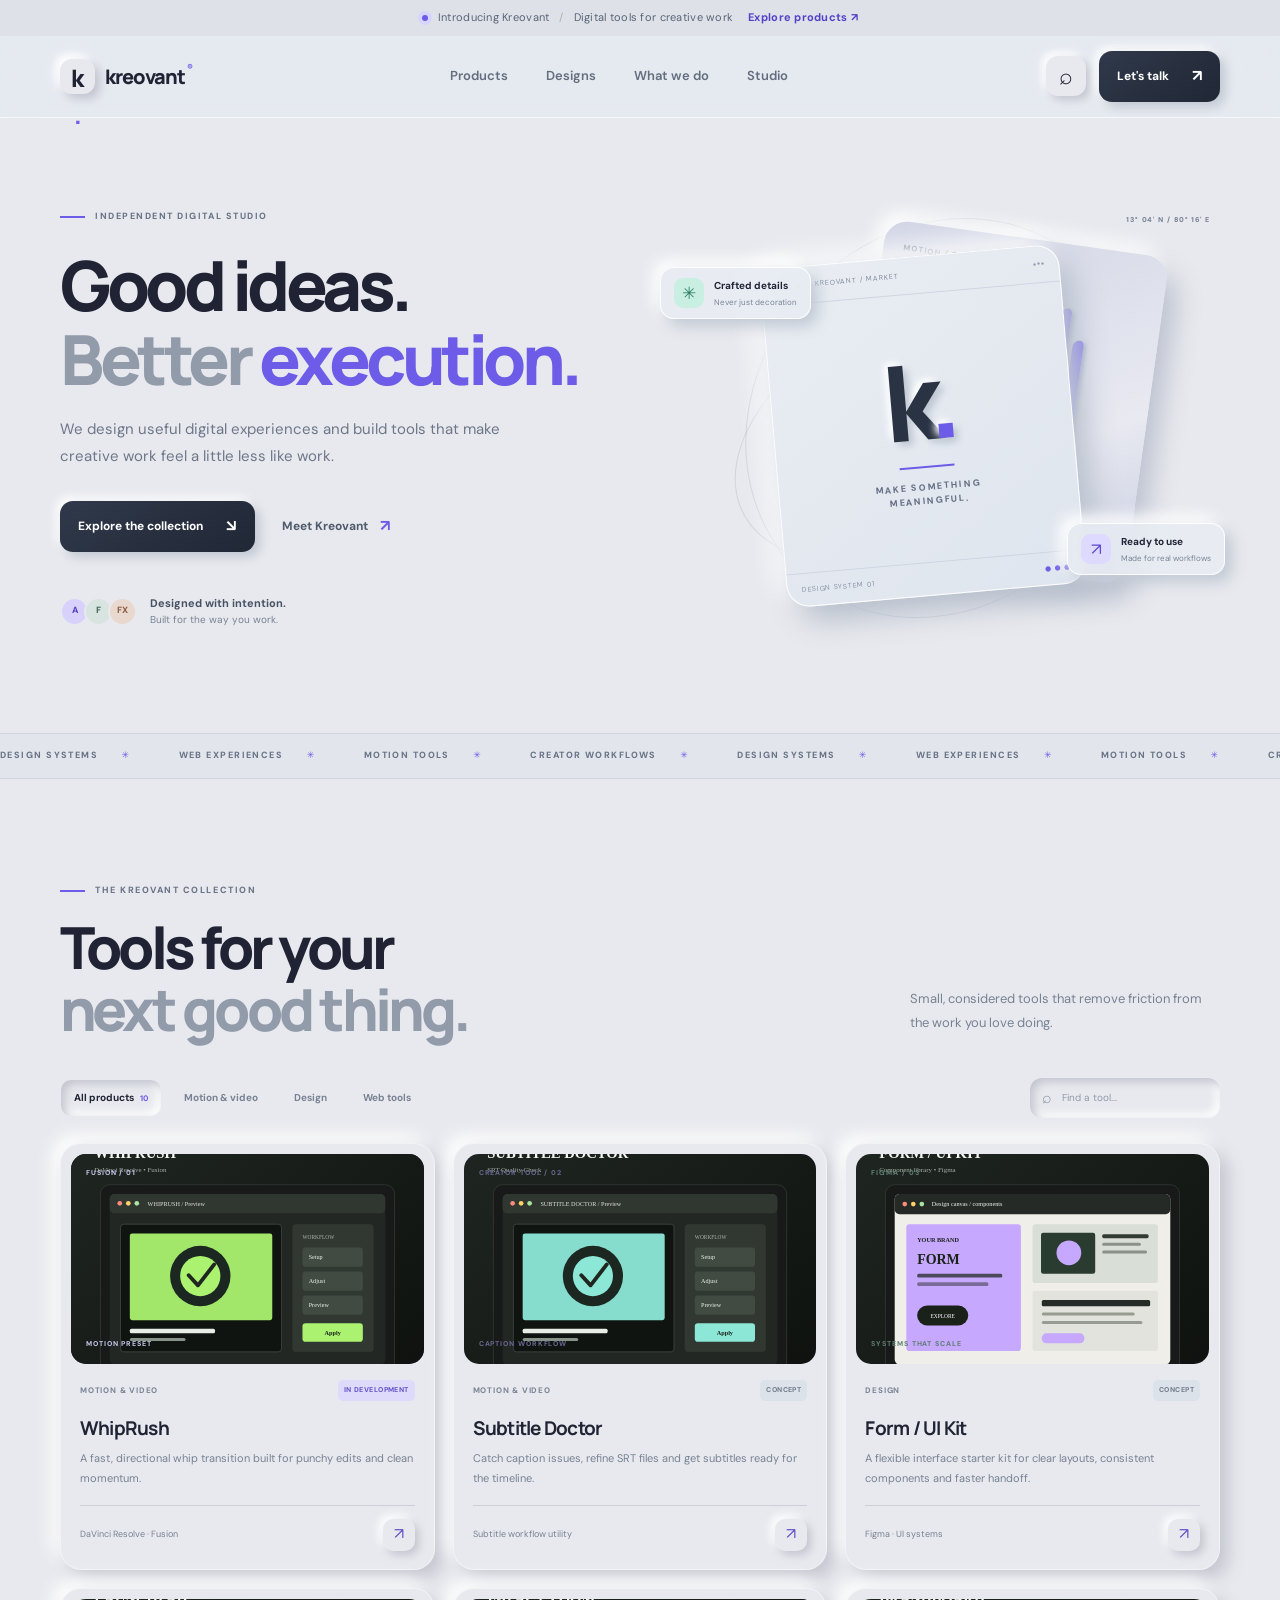
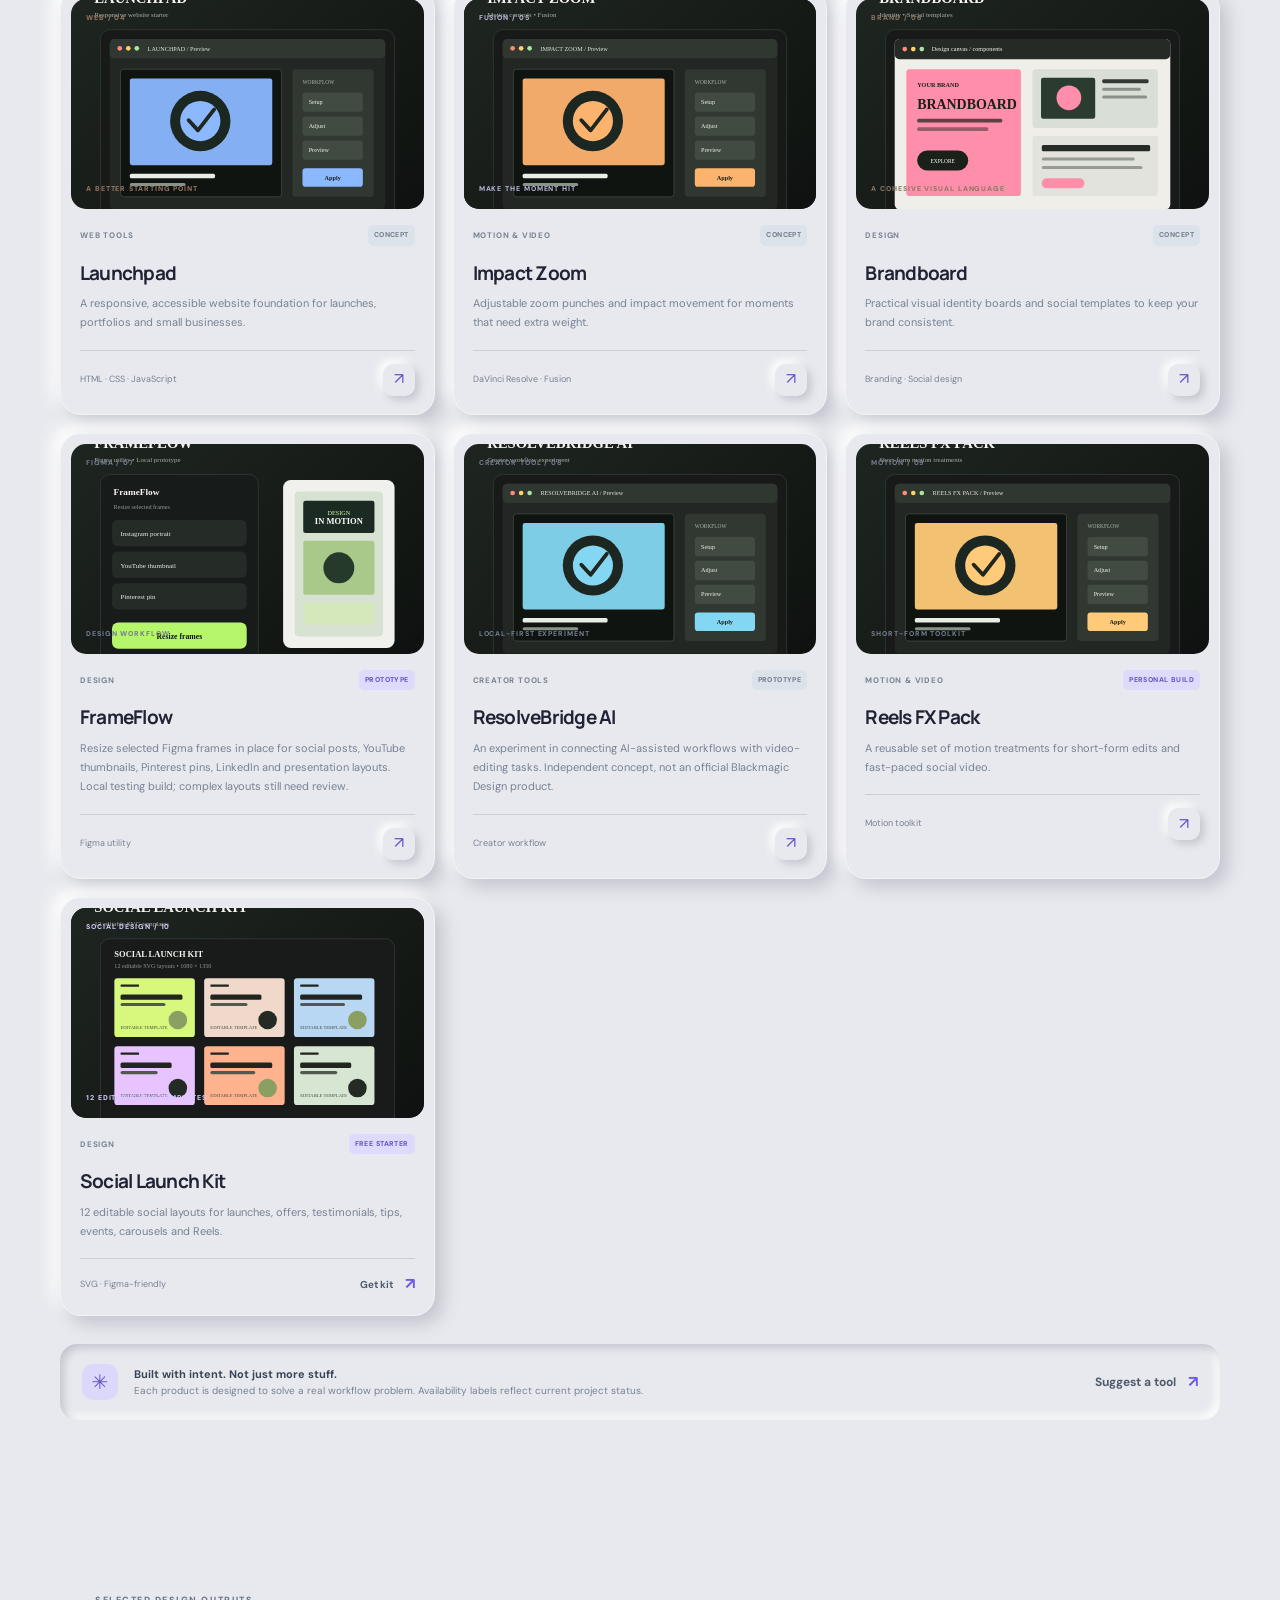
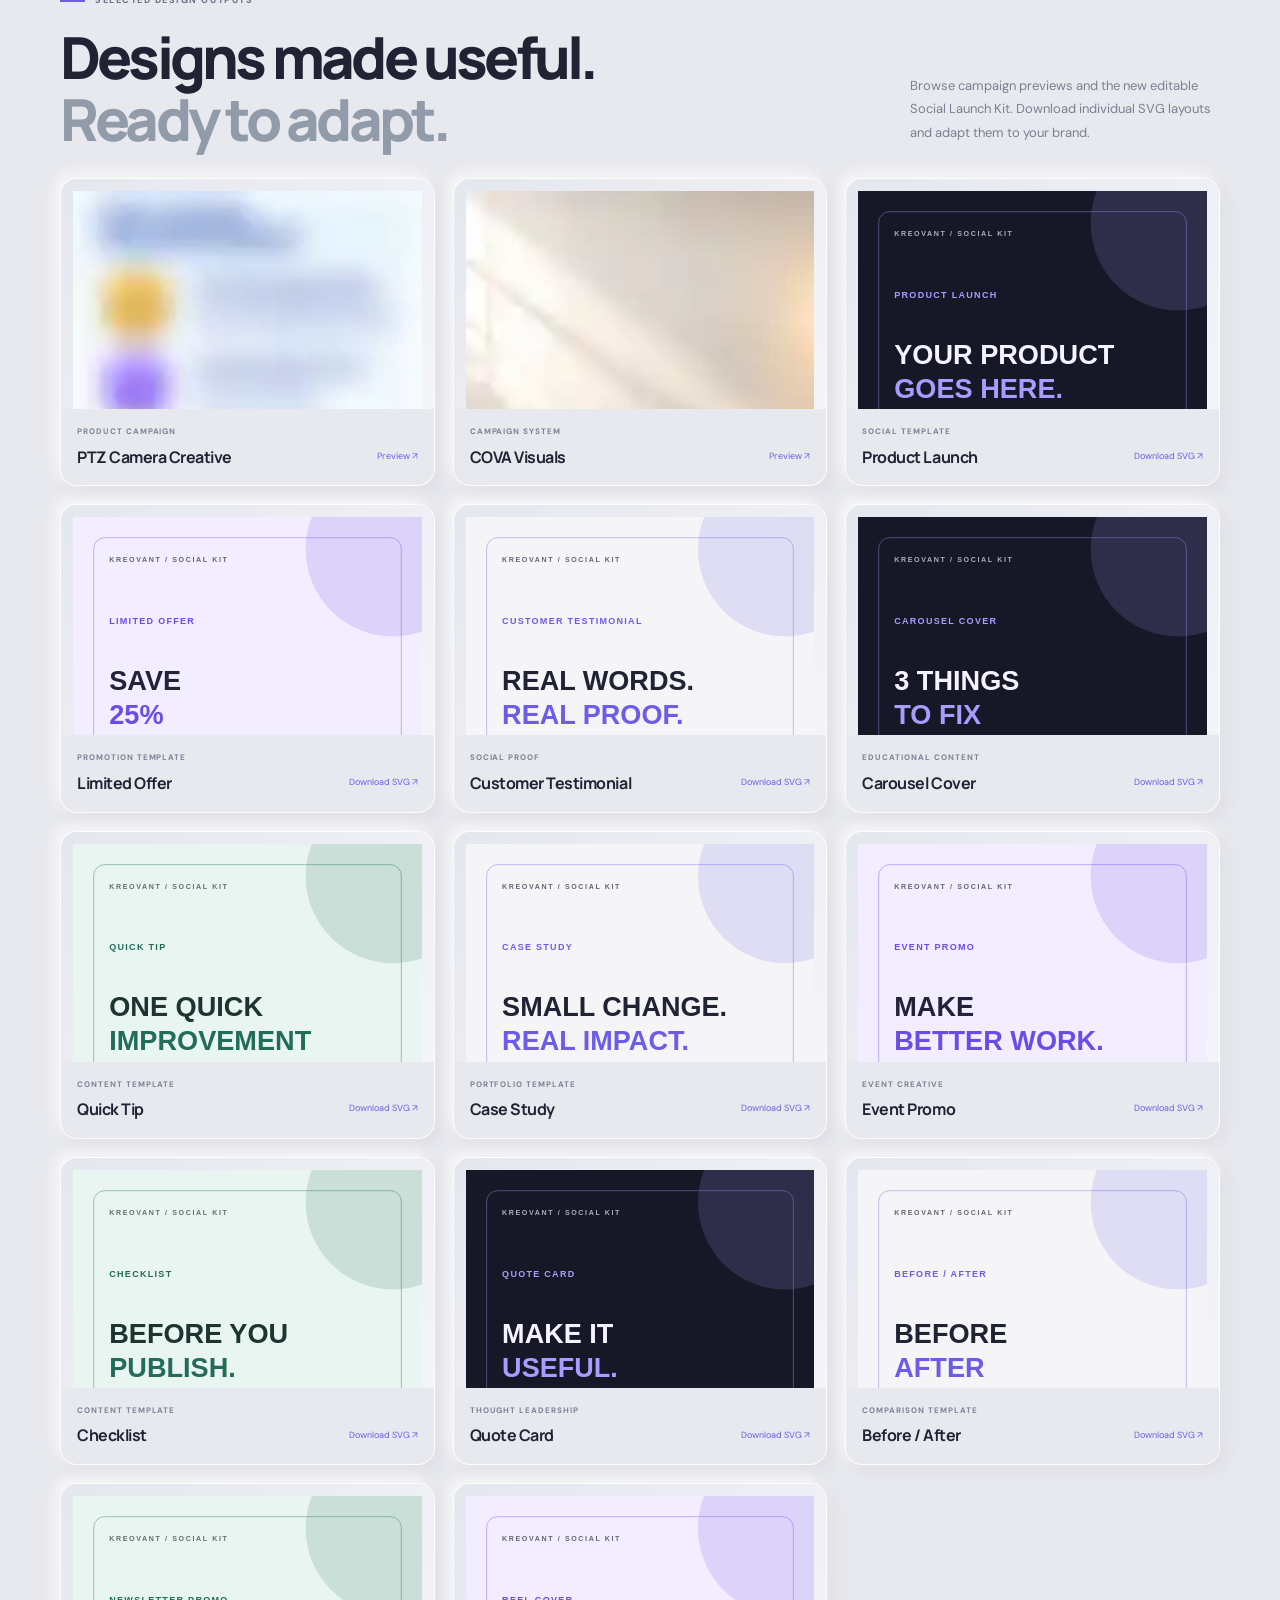
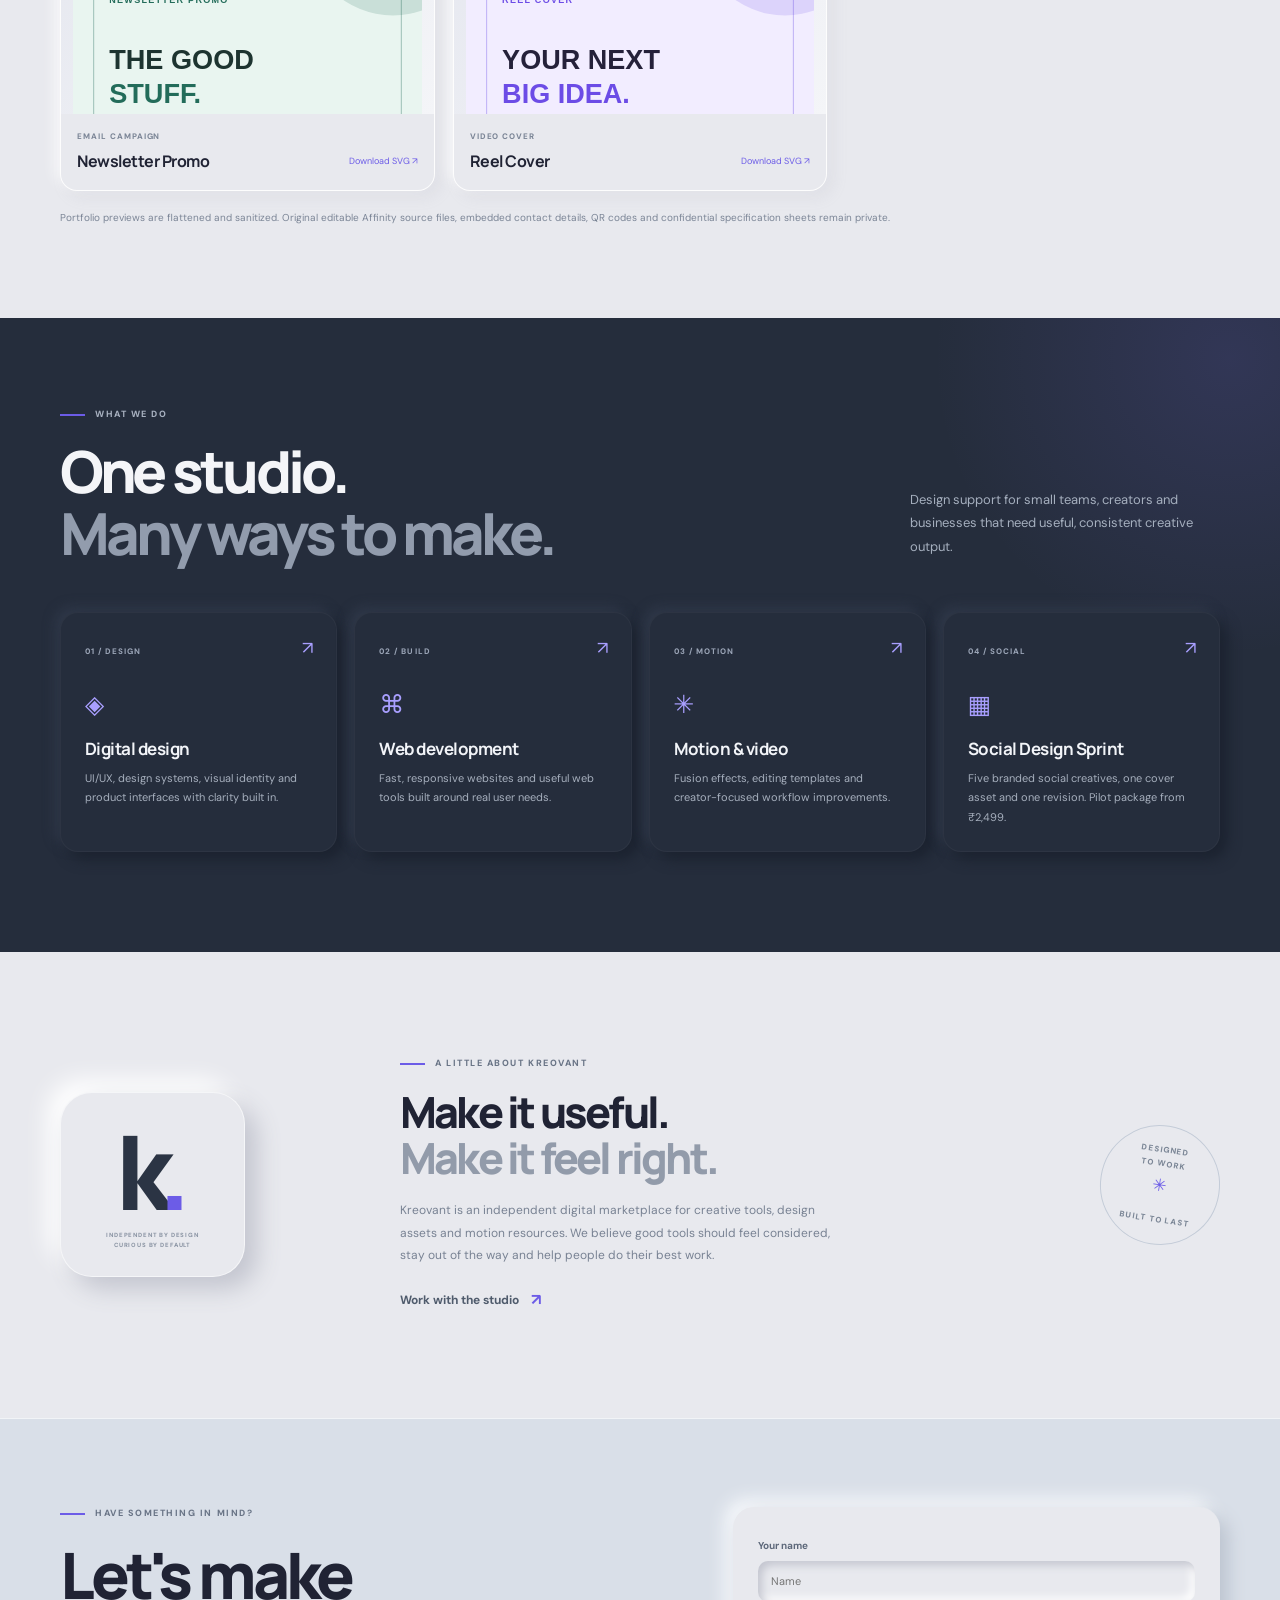
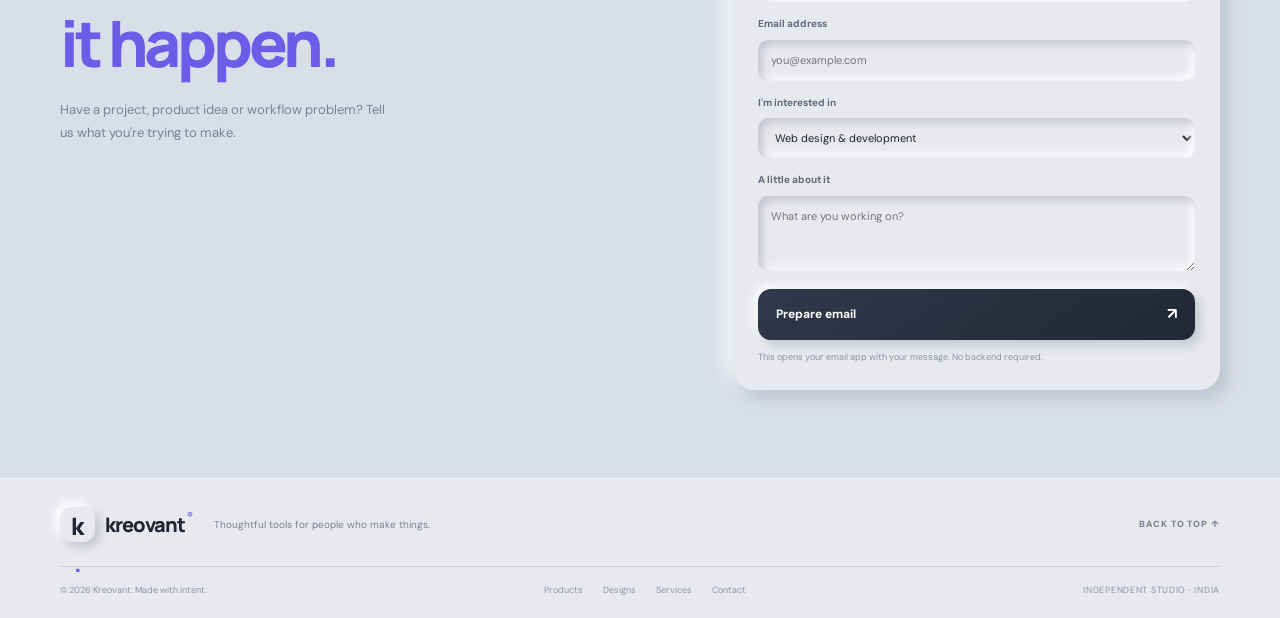
<file: index.html>
<!doctype html>
<html lang="en-IN">
<head>
<meta charset="utf-8"><meta name="viewport" content="width=device-width, initial-scale=1, viewport-fit=cover">
<title>Kreovant | Digital products for creative work</title>
<meta name="description" content="Digital products, editable design kits and motion resources for freelancers, creators and small teams.">
<meta name="theme-color" content="#e8e9ee">
<meta property="og:title" content="Kreovant | Digital products for creative work">
<meta property="og:description" content="Editable design kits, useful creative tools and resources for better workflows.">
<meta name="author" content="Kreovant">
<meta name="application-name" content="Kreovant">
<meta name="keywords" content="Kreovant, digital marketplace, UI design, Figma, web development, DaVinci Resolve, Fusion effects, motion design, digital products">
<meta name="robots" content="index,follow,max-image-preview:large">
<meta name="color-scheme" content="light">
<meta property="og:type" content="website">
<meta property="og:site_name" content="Kreovant">
<meta property="og:locale" content="en_IN">
<meta property="og:image" content="assets/brand/kreovant-social-card.svg">
<meta property="og:image:alt" content="Kreovant, digital tools and design assets">
<meta name="twitter:card" content="summary_large_image">
<meta name="twitter:title" content="Kreovant | Digital products for creative work">
<meta name="twitter:description" content="UI systems, web experiences and motion tools built for creative workflows.">
<meta name="twitter:image" content="assets/brand/kreovant-social-card.svg">
<link rel="icon" type="image/svg+xml" href="assets/brand/kreovant-mark.svg">
<link rel="apple-touch-icon" href="assets/brand/kreovant-mark.svg">
<link rel="preconnect" href="https://fonts.googleapis.com">
<link rel="preconnect" href="https://fonts.gstatic.com" crossorigin>
<link href="https://fonts.googleapis.com/css2?family=DM+Sans:wght@400;500;600;700&family=Manrope:wght@400;500;600;700;800&display=swap" rel="stylesheet">
<link rel="stylesheet" href="css/style.css">
<link rel="stylesheet" href="assets/brand/tokens.css">
</head>
<body id="top">
<a class="skip-link" href="#main-content">Skip to content</a>
<div class="announcement"><span class="announcement-dot"></span> Introducing Kreovant <span class="announcement-sep">/</span> Digital tools for creative work <a href="#products">Explore products <span aria-hidden="true">↗</span></a></div>
<header class="site-header">
  <a class="brand" href="#" aria-label="Kreovant home"><span class="brand-mark">k<span>.</span></span><span class="brand-name">kreovant<span>®</span></span></a>
  <nav class="desktop-nav" id="primaryNav" aria-label="Main navigation"><a href="#products">Products</a><a href="#design-work">Designs</a><a href="#services">What we do</a><a href="#studio">Studio</a></nav>
  <div class="header-actions"><button class="icon-btn search-toggle" aria-label="Search products" id="searchToggle">⌕</button><a class="button button-dark header-cta" href="#contact">Let's talk <span>↗</span></a><button class="menu-toggle icon-btn" id="menuToggle" aria-label="Toggle navigation" aria-controls="primaryNav" aria-expanded="false">☰</button></div>
</header>
<main id="main-content" tabindex="-1">
<section class="hero wrap">
  <div class="hero-copy">
    <div class="eyebrow"><span class="eyebrow-line"></span> INDEPENDENT DIGITAL STUDIO</div>
    <h1>Good ideas.<br><span class="headline-muted">Better</span> <span class="headline-accent">execution.</span></h1>
    <p class="hero-description">We design useful digital experiences and build tools that make creative work feel a little less like work.</p>
    <div class="hero-actions"><a class="button button-dark" href="#products">Explore the collection <span>↘</span></a><a class="text-link" href="#studio">Meet Kreovant <span>↗</span></a></div>
    <div class="hero-proof"><div class="avatar-stack"><span>A</span><span>F</span><span>FX</span></div><p><strong>Designed with intention.</strong><br><span>Built for the way you work.</span></p></div>
  </div>
  <div class="hero-art" aria-label="Abstract Kreovant marketplace showcase">
    <div class="art-orbit orbit-one"></div><div class="art-orbit orbit-two"></div>
    <div class="art-card art-card-back"><span class="mini-label">MOTION / 001</span><div class="art-wave"><i></i><i></i><i></i><i></i><i></i><i></i><i></i><i></i><i></i></div><span class="art-card-foot">MOVE WITH PURPOSE <b>↗</b></span></div>
    <div class="art-card art-card-front"><div class="art-top"><span class="app-dot"></span><span class="app-dot"></span><span class="app-dot"></span><span class="art-window-label">KREOVANT / MARKET</span><span class="art-window-menu">•••</span></div><div class="art-center"><div class="kreovant-symbol">k<span>.</span></div><div class="art-center-line"></div><span>MAKE SOMETHING<br>MEANINGFUL.</span></div><div class="art-bottom"><span>DESIGN SYSTEM 01</span><span>● ● ●</span></div></div>
    <div class="floating-chip chip-one"><span class="chip-icon">✳</span><span><b>Crafted details</b><small>Never just decoration</small></span></div>
    <div class="floating-chip chip-two"><span class="chip-icon purple">↗</span><span><b>Ready to use</b><small>Made for real workflows</small></span></div>
    <span class="art-coordinate">13° 04' N / 80° 16' E</span>
  </div>
</section>
<section class="ticker" aria-label="Studio capabilities"><div class="ticker-track"><span>DESIGN SYSTEMS <b>✳</b></span><span>WEB EXPERIENCES <b>✳</b></span><span>MOTION TOOLS <b>✳</b></span><span>CREATOR WORKFLOWS <b>✳</b></span><span>DESIGN SYSTEMS <b>✳</b></span><span>WEB EXPERIENCES <b>✳</b></span><span>MOTION TOOLS <b>✳</b></span><span>CREATOR WORKFLOWS <b>✳</b></span></div></section>
<section class="section wrap" id="products">
  <div class="section-heading"><div><div class="eyebrow"><span class="eyebrow-line"></span> THE KREOVANT COLLECTION</div><h2>Tools for your<br><span class="headline-muted">next good thing.</span></h2></div><p>Small, considered tools that remove friction from the work you love doing.</p></div>
  <div class="product-toolbar"><div class="filter-list" role="group" aria-label="Filter products"><button class="filter-pill active" data-filter="all">All products <span>10</span></button><button class="filter-pill" data-filter="motion">Motion & video</button><button class="filter-pill" data-filter="design">Design</button><button class="filter-pill" data-filter="web">Web tools</button></div><label class="product-search"><span>⌕</span><input id="productSearch" type="search" placeholder="Find a tool..." aria-label="Search products"></label></div>
  <div class="product-grid" id="productGrid">
    <article class="product-card" data-category="motion" data-search="whiprush fusion davinci resolve transition motion"><div class="product-visual visual-whip"><img class="product-artwork" src="assets/previews/whiprush-preview.svg" alt="Product interface preview" loading="lazy" decoding="async"><span class="visual-tag">FUSION / 01</span><span class="visual-foot">MOTION PRESET</span></div><div class="product-info"><div class="product-meta"><span class="product-category">MOTION & VIDEO</span><span class="status status-soon">IN DEVELOPMENT</span></div><h3>WhipRush</h3><p>A fast, directional whip transition built for punchy edits and clean momentum.</p><div class="product-bottom"><span class="product-type">DaVinci Resolve · Fusion</span><a href="#contact" class="round-arrow" aria-label="Ask about WhipRush">↗</a></div></div></article>
    <article class="product-card" data-category="motion" data-search="subtitle doctor captions subtitle quality control srt"><div class="product-visual visual-subtitle"><img class="product-artwork" src="assets/previews/subtitle-doctor-preview.svg" alt="" loading="lazy" decoding="async"><span class="visual-tag">CREATOR TOOL / 02</span><span class="visual-foot">CAPTION WORKFLOW</span></div><div class="product-info"><div class="product-meta"><span class="product-category">MOTION & VIDEO</span><span class="status status-concept">CONCEPT</span></div><h3>Subtitle Doctor</h3><p>Catch caption issues, refine SRT files and get subtitles ready for the timeline.</p><div class="product-bottom"><span class="product-type">Subtitle workflow utility</span><a href="#contact" class="round-arrow" aria-label="Ask about Subtitle Doctor">↗</a></div></div></article>
    <article class="product-card" data-category="design" data-search="form ui kit figma design system components"><div class="product-visual visual-form"><img class="product-artwork" src="assets/previews/form-ui-kit-preview.svg" alt="" loading="lazy" decoding="async"><span class="visual-tag">FIGMA / 03</span><span class="visual-foot">SYSTEMS THAT SCALE</span></div><div class="product-info"><div class="product-meta"><span class="product-category">DESIGN</span><span class="status status-concept">CONCEPT</span></div><h3>Form / UI Kit</h3><p>A flexible interface starter kit for clear layouts, consistent components and faster handoff.</p><div class="product-bottom"><span class="product-type">Figma · UI systems</span><a href="#contact" class="round-arrow" aria-label="Ask about Form UI Kit">↗</a></div></div></article>
    <article class="product-card" data-category="web" data-search="launchpad web starter responsive website landing page"><div class="product-visual visual-web"><img class="product-artwork" src="assets/previews/launchpad-preview.svg" alt="" loading="lazy" decoding="async"><span class="visual-tag">WEB / 04</span><span class="visual-foot">A BETTER STARTING POINT</span></div><div class="product-info"><div class="product-meta"><span class="product-category">WEB TOOLS</span><span class="status status-concept">CONCEPT</span></div><h3>Launchpad</h3><p>A responsive, accessible website foundation for launches, portfolios and small businesses.</p><div class="product-bottom"><span class="product-type">HTML · CSS · JavaScript</span><a href="#contact" class="round-arrow" aria-label="Ask about Launchpad">↗</a></div></div></article>
    <article class="product-card" data-category="motion" data-search="impact zoom resolve fusion zoom blur motion graphics"><div class="product-visual visual-impact"><img class="product-artwork" src="assets/previews/impact-zoom-preview.svg" alt="" loading="lazy" decoding="async"><span class="visual-tag">FUSION / 05</span><span class="visual-foot">MAKE THE MOMENT HIT</span></div><div class="product-info"><div class="product-meta"><span class="product-category">MOTION & VIDEO</span><span class="status status-concept">CONCEPT</span></div><h3>Impact Zoom</h3><p>Adjustable zoom punches and impact movement for moments that need extra weight.</p><div class="product-bottom"><span class="product-type">DaVinci Resolve · Fusion</span><a href="#contact" class="round-arrow" aria-label="Ask about Impact Zoom">↗</a></div></div></article>
    <article class="product-card" data-category="design" data-search="brandboard branding social media templates graphic design"><div class="product-visual visual-brand"><img class="product-artwork" src="assets/previews/brandboard-preview.svg" alt="" loading="lazy" decoding="async"><span class="visual-tag">BRAND / 06</span><span class="visual-foot">A COHESIVE VISUAL LANGUAGE</span></div><div class="product-info"><div class="product-meta"><span class="product-category">DESIGN</span><span class="status status-concept">CONCEPT</span></div><h3>Brandboard</h3><p>Practical visual identity boards and social templates to keep your brand consistent.</p><div class="product-bottom"><span class="product-type">Branding · Social design</span><a href="#contact" class="round-arrow" aria-label="Ask about Brandboard">↗</a></div></div></article>
    <article class="product-card" data-category="design" data-search="frameflow figma frame resizing design workflow"><div class="product-visual visual-frameflow"><img class="product-artwork" src="assets/previews/frameflow-preview.svg" alt="" loading="lazy" decoding="async"><span class="visual-tag">FIGMA / 07</span><span class="visual-foot">DESIGN WORKFLOW</span></div><div class="product-info"><div class="product-meta"><span class="product-category">DESIGN</span><span class="status status-soon">PROTOTYPE</span></div><h3>FrameFlow</h3><p>Resize selected Figma frames in place for social posts, YouTube thumbnails, Pinterest pins, LinkedIn and presentation layouts. Local testing build; complex layouts still need review.</p><div class="product-bottom"><span class="product-type">Figma utility</span><a href="#contact" class="round-arrow" aria-label="Ask about FrameFlow beta">↗</a></div></div></article>
    <article class="product-card" data-category="motion" data-search="resolvebridge ai local first davinci resolve creator workflow"><div class="product-visual visual-bridge"><img class="product-artwork" src="assets/previews/resolvebridge-ai-preview.svg" alt="" loading="lazy" decoding="async"><span class="visual-tag">CREATOR TOOL / 08</span><span class="visual-foot">LOCAL-FIRST EXPERIMENT</span></div><div class="product-info"><div class="product-meta"><span class="product-category">CREATOR TOOLS</span><span class="status status-concept">PROTOTYPE</span></div><h3>ResolveBridge AI</h3><p>An experiment in connecting AI-assisted workflows with video-editing tasks. Independent concept, not an official Blackmagic Design product.</p><div class="product-bottom"><span class="product-type">Creator workflow</span><a href="#contact" class="round-arrow" aria-label="Ask about ResolveBridge AI">↗</a></div></div></article>
    <article class="product-card" data-category="motion" data-search="reels fx pack short form motion treatments video effects"><div class="product-visual visual-reels"><img class="product-artwork" src="assets/previews/reels-fx-pack-preview.svg" alt="" loading="lazy" decoding="async"><span class="visual-tag">MOTION / 09</span><span class="visual-foot">SHORT-FORM TOOLKIT</span></div><div class="product-info"><div class="product-meta"><span class="product-category">MOTION & VIDEO</span><span class="status status-soon">PERSONAL BUILD</span></div><h3>Reels FX Pack</h3><p>A reusable set of motion treatments for short-form edits and fast-paced social video.</p><div class="product-bottom"><span class="product-type">Motion toolkit</span><a href="#contact" class="round-arrow" aria-label="Ask about Reels FX Pack">↗</a></div></div></article>
    <article class="product-card" data-category="design" data-search="social launch kit editable svg instagram social media templates marketing launch offer testimonial carousel reel"><div class="product-visual visual-socialkit"><img class="product-artwork" src="assets/previews/social-launch-kit-preview.svg" alt="" loading="lazy" decoding="async"><span class="visual-tag">SOCIAL DESIGN / 10</span><span class="visual-foot">12 EDITABLE SVG TEMPLATES</span></div><div class="product-info"><div class="product-meta"><span class="product-category">DESIGN</span><span class="status status-soon">FREE STARTER</span></div><h3>Social Launch Kit</h3><p>12 editable social layouts for launches, offers, testimonials, tips, events, carousels and Reels.</p><div class="product-bottom"><span class="product-type">SVG · Figma-friendly</span><a href="social-launch-kit.html" class="text-link">Get kit <span>↗</span></a></div></div></article>
  </div>
  <div class="empty-state" id="emptyState" hidden><span>⌕</span><h3>No matching tools</h3><p>Try another search or choose a different category.</p><button class="button button-soft" id="resetFilters">Reset filters</button></div>
  <div class="collection-note"><span class="note-icon">✳</span><p><strong>Built with intent. Not just more stuff.</strong><br>Each product is designed to solve a real workflow problem. Availability labels reflect current project status.</p><a href="#contact" class="text-link">Suggest a tool <span>↗</span></a></div>
</section>
<section class="section design-market wrap" id="design-work">
  <div class="section-heading"><div><div class="eyebrow"><span class="eyebrow-line"></span> SELECTED DESIGN OUTPUTS</div><h2>Designs made useful.<br><span class="headline-muted">Ready to adapt.</span></h2></div><p>Browse campaign previews and the new editable Social Launch Kit. Download individual SVG layouts and adapt them to your brand.</p></div>
  <div class="design-grid">
    <a class="design-card" href="assets/designs/ptz-camera.webp" target="_blank" rel="noopener"><div class="design-image"><img src="assets/designs/ptz-camera.webp" alt="Sanitized PTZ camera campaign preview" loading="lazy"></div><div class="design-meta"><span>PRODUCT CAMPAIGN</span><b>PTZ Camera Creative</b><small>Preview ↗</small></div></a>
    <a class="design-card" href="assets/designs/cova-campaign.webp" target="_blank" rel="noopener"><div class="design-image"><img src="assets/designs/cova-campaign.webp" alt="Sanitized COVA campaign preview" loading="lazy"></div><div class="design-meta"><span>CAMPAIGN SYSTEM</span><b>COVA Visuals</b><small>Preview ↗</small></div></a>
    <a class="design-card" href="assets/kits/social-launch-kit/01-product-launch.svg" download><div class="design-image"><img src="assets/kits/social-launch-kit/01-product-launch.svg" alt="Editable Product Launch SVG template" loading="lazy"></div><div class="design-meta"><span>SOCIAL TEMPLATE</span><b>Product Launch</b><small>Download SVG ↗</small></div></a>
    <a class="design-card" href="assets/kits/social-launch-kit/02-limited-offer.svg" download><div class="design-image"><img src="assets/kits/social-launch-kit/02-limited-offer.svg" alt="Editable Limited Offer SVG template" loading="lazy"></div><div class="design-meta"><span>PROMOTION TEMPLATE</span><b>Limited Offer</b><small>Download SVG ↗</small></div></a>
    <a class="design-card" href="assets/kits/social-launch-kit/03-customer-love.svg" download><div class="design-image"><img src="assets/kits/social-launch-kit/03-customer-love.svg" alt="Editable Customer Testimonial SVG template" loading="lazy"></div><div class="design-meta"><span>SOCIAL PROOF</span><b>Customer Testimonial</b><small>Download SVG ↗</small></div></a>
    <a class="design-card" href="assets/kits/social-launch-kit/04-carousel-cover.svg" download><div class="design-image"><img src="assets/kits/social-launch-kit/04-carousel-cover.svg" alt="Editable Carousel Cover SVG template" loading="lazy"></div><div class="design-meta"><span>EDUCATIONAL CONTENT</span><b>Carousel Cover</b><small>Download SVG ↗</small></div></a>
    <a class="design-card" href="assets/kits/social-launch-kit/05-quick-tip.svg" download><div class="design-image"><img src="assets/kits/social-launch-kit/05-quick-tip.svg" alt="Editable Quick Tip SVG template" loading="lazy"></div><div class="design-meta"><span>CONTENT TEMPLATE</span><b>Quick Tip</b><small>Download SVG ↗</small></div></a>
    <a class="design-card" href="assets/kits/social-launch-kit/06-case-study.svg" download><div class="design-image"><img src="assets/kits/social-launch-kit/06-case-study.svg" alt="Editable Case Study SVG template" loading="lazy"></div><div class="design-meta"><span>PORTFOLIO TEMPLATE</span><b>Case Study</b><small>Download SVG ↗</small></div></a>
    <a class="design-card" href="assets/kits/social-launch-kit/07-event-promo.svg" download><div class="design-image"><img src="assets/kits/social-launch-kit/07-event-promo.svg" alt="Editable Event Promo SVG template" loading="lazy"></div><div class="design-meta"><span>EVENT CREATIVE</span><b>Event Promo</b><small>Download SVG ↗</small></div></a>
    <a class="design-card" href="assets/kits/social-launch-kit/08-checklist.svg" download><div class="design-image"><img src="assets/kits/social-launch-kit/08-checklist.svg" alt="Editable Checklist SVG template" loading="lazy"></div><div class="design-meta"><span>CONTENT TEMPLATE</span><b>Checklist</b><small>Download SVG ↗</small></div></a>
    <a class="design-card" href="assets/kits/social-launch-kit/09-quote-card.svg" download><div class="design-image"><img src="assets/kits/social-launch-kit/09-quote-card.svg" alt="Editable Quote Card SVG template" loading="lazy"></div><div class="design-meta"><span>THOUGHT LEADERSHIP</span><b>Quote Card</b><small>Download SVG ↗</small></div></a>
    <a class="design-card" href="assets/kits/social-launch-kit/10-before-after.svg" download><div class="design-image"><img src="assets/kits/social-launch-kit/10-before-after.svg" alt="Editable Before / After SVG template" loading="lazy"></div><div class="design-meta"><span>COMPARISON TEMPLATE</span><b>Before / After</b><small>Download SVG ↗</small></div></a>
    <a class="design-card" href="assets/kits/social-launch-kit/11-newsletter.svg" download><div class="design-image"><img src="assets/kits/social-launch-kit/11-newsletter.svg" alt="Editable Newsletter Promo SVG template" loading="lazy"></div><div class="design-meta"><span>EMAIL CAMPAIGN</span><b>Newsletter Promo</b><small>Download SVG ↗</small></div></a>
    <a class="design-card" href="assets/kits/social-launch-kit/12-reel-cover.svg" download><div class="design-image"><img src="assets/kits/social-launch-kit/12-reel-cover.svg" alt="Editable Reel Cover SVG template" loading="lazy"></div><div class="design-meta"><span>VIDEO COVER</span><b>Reel Cover</b><small>Download SVG ↗</small></div></a>
  </div>
  <p class="privacy-note">Portfolio previews are flattened and sanitized. Original editable Affinity source files, embedded contact details, QR codes and confidential specification sheets remain private.</p>
</section>
<section class="services-band" id="services"><div class="wrap services-inner"><div class="section-heading light-heading"><div><div class="eyebrow"><span class="eyebrow-line"></span> WHAT WE DO</div><h2>One studio.<br><span>Many ways to make.</span></h2></div><p>Design support for small teams, creators and businesses that need useful, consistent creative output.</p></div><div class="service-grid"><article class="service-card"><span class="service-number">01 / DESIGN</span><div class="service-icon">◈</div><h3>Digital design</h3><p>UI/UX, design systems, visual identity and product interfaces with clarity built in.</p><span class="service-arrow">↗</span></article><article class="service-card"><span class="service-number">02 / BUILD</span><div class="service-icon">⌘</div><h3>Web development</h3><p>Fast, responsive websites and useful web tools built around real user needs.</p><span class="service-arrow">↗</span></article><article class="service-card"><span class="service-number">03 / MOTION</span><div class="service-icon">✳</div><h3>Motion & video</h3><p>Fusion effects, editing templates and creator-focused workflow improvements.</p><span class="service-arrow">↗</span></article><article class="service-card"><span class="service-number">04 / SOCIAL</span><div class="service-icon">▦</div><h3>Social Design Sprint</h3><p>Five branded social creatives, one cover asset and one revision. Pilot package from ₹2,499.</p><a class="service-arrow" href="#contact" aria-label="Enquire about Social Design Sprint">↗</a></article></div></div></section>
<section class="studio-section wrap" id="studio"><div class="studio-mark"><span>k<span>.</span></span><div class="studio-mark-caption">INDEPENDENT BY DESIGN<br>CURIOUS BY DEFAULT</div></div><div class="studio-copy"><div class="eyebrow"><span class="eyebrow-line"></span> A LITTLE ABOUT KREOVANT</div><h2>Make it useful.<br><span class="headline-muted">Make it feel right.</span></h2><p>Kreovant is an independent digital marketplace for creative tools, design assets and motion resources. We believe good tools should feel considered, stay out of the way and help people do their best work.</p><a class="text-link" href="#contact">Work with the studio <span>↗</span></a></div><div class="studio-stamp">DESIGNED<br>TO WORK <span>✳</span><br>BUILT TO LAST</div></section>
<section class="contact-section" id="contact"><div class="wrap contact-inner"><div><div class="eyebrow"><span class="eyebrow-line"></span> HAVE SOMETHING IN MIND?</div><h2>Let's make<br><span>it happen.</span></h2><p>Have a project, product idea or workflow problem? Tell us what you're trying to make.</p></div><form class="contact-form" id="contactForm"><label for="contactName">Your name</label><input id="contactName" name="name" required placeholder="Name"><label for="contactEmail">Email address</label><input id="contactEmail" name="email" type="email" required placeholder="you@example.com"><label for="contactType">I'm interested in</label><select id="contactType" name="interest"><option>Web design & development</option><option>Figma / UI design</option><option>DaVinci Resolve effects</option><option>Digital products</option><option>Social Design Sprint (₹2,499 pilot)</option><option>Something else</option></select><label for="contactMessage">A little about it</label><textarea id="contactMessage" name="message" rows="3" placeholder="What are you working on?"></textarea><button class="button button-dark form-submit" type="submit">Prepare email <span>↗</span></button><p class="form-note" id="formNote">This opens your email app with your message. No backend required.</p></form></div></section>
</main>
<footer class="site-footer"><div class="wrap footer-top"><a class="brand" href="#"><span class="brand-mark">k<span>.</span></span><span class="brand-name">kreovant<span>®</span></span></a><p>Thoughtful tools for people who make things.</p><a href="#top" class="back-top">BACK TO TOP ↑</a></div><div class="wrap footer-bottom"><span>© <span id="year"></span> Kreovant. Made with intent.</span><div><a href="#products">Products</a><a href="#design-work">Designs</a><a href="#services">Services</a><a href="#contact">Contact</a></div><span class="footer-location">INDEPENDENT STUDIO · INDIA</span></div></footer>
<div class="search-overlay" id="searchOverlay" role="dialog" aria-modal="true" aria-labelledby="overlaySearchTitle" hidden><div class="search-panel"><button id="closeSearch" class="icon-btn close-search" aria-label="Close search">×</button><label id="overlaySearchTitle" for="overlaySearch">Find something good</label><input id="overlaySearch" type="search" placeholder="Try “Fusion”, “Figma” or “web”"><p>Search the collection to find your next tool.</p><div id="searchResults" aria-live="polite" aria-atomic="true"></div></div></div>
<script src="js/main.js"></script>
</body></html>
</file>
<file: css/style.css>
:root{--bg:#e8e9ee;--shadow-dark:#c3c5cf;--shadow-light:#fff;--ink:#202334;--muted:#6e7284;--accent:#6c5ce7;--accent-2:#9b91ff;--accent-mint:#9ce6d1;--line:rgba(111,116,139,.22);--dark:#191b29;--radius:24px}*{box-sizing:border-box}html{scroll-behavior:smooth;scroll-padding-top:90px}body{margin:0;background:var(--bg);color:var(--ink);font-family:'DM Sans',system-ui,sans-serif;line-height:1.55}a{color:inherit;text-decoration:none}button,input,select,textarea{font:inherit}button,a{-webkit-tap-highlight-color:transparent}button{color:inherit}.wrap{width:min(1160px,calc(100% - 48px));margin-inline:auto}.announcement{min-height:36px;padding:7px 24px;display:flex;align-items:center;justify-content:center;gap:10px;background:#dfe1e8;color:#596577;font-size:11px;letter-spacing:.025em}.announcement-dot{width:6px;height:6px;border-radius:50%;background:#6c5ce7;box-shadow:0 0 0 4px #d9d4ff}.announcement-sep{opacity:.4}.announcement a{font-weight:700;color:#5142c9;margin-left:5px}.site-header{height:82px;padding:0 max(24px,calc((100% - 1160px)/2));display:flex;align-items:center;justify-content:space-between;gap:24px;position:sticky;top:0;z-index:20;background:rgba(228,233,240,.84);backdrop-filter:blur(18px);border-bottom:1px solid rgba(255,255,255,.65)}.brand{display:inline-flex;align-items:center;gap:10px;flex-shrink:0}.brand-mark{width:35px;height:35px;display:grid;place-items:center;background:var(--bg);border-radius:12px;box-shadow:5px 5px 10px var(--shadow-dark),-5px -5px 10px var(--shadow-light);font-family:Manrope,sans-serif;font-size:24px;font-weight:800;letter-spacing:-3px;padding-right:3px}.brand-mark span,.brand-name span{color:var(--accent)}.brand-name{font-family:Manrope,sans-serif;font-weight:800;font-size:20px;letter-spacing:-1px}.brand-name span{font-size:9px;vertical-align:top;margin-left:2px}.desktop-nav{display:flex;align-items:center;gap:38px;margin-left:auto;margin-right:auto}.desktop-nav a{font-size:13px;font-weight:600;color:#626d7d;transition:color .2s}.desktop-nav a:hover{color:var(--accent)}.header-actions{display:flex;align-items:center;gap:13px}.button{display:inline-flex;align-items:center;justify-content:center;gap:23px;border:0;border-radius:13px;padding:13px 18px;font-size:12px;font-weight:700;cursor:pointer;transition:transform .2s,box-shadow .2s}.button:hover{transform:translateY(-2px)}.button span{font-size:16px}.button-dark{background:linear-gradient(145deg,#30394b,#202735);color:#fff;box-shadow:5px 5px 11px #c0c7d1,-4px -4px 10px #fff}.button-dark:hover{box-shadow:7px 7px 15px #b8c0cc,-5px -5px 12px #fff}.button-soft{background:var(--bg);box-shadow:5px 5px 10px var(--shadow-dark),-5px -5px 10px var(--shadow-light)}.icon-btn{border:0;background:var(--bg);border-radius:12px;width:40px;height:40px;display:grid;place-items:center;box-shadow:4px 4px 8px var(--shadow-dark),-4px -4px 8px var(--shadow-light);cursor:pointer;font-size:23px}.menu-toggle{display:none}.hero{min-height:615px;display:grid;grid-template-columns:1fr 1fr;align-items:center;gap:44px;padding-top:50px;padding-bottom:66px}.hero-copy{padding:12px 0 10px}.eyebrow{display:flex;align-items:center;gap:10px;color:#697486;font-size:9px;font-weight:800;letter-spacing:.17em}.eyebrow-line{width:25px;height:2px;background:var(--accent);display:inline-block}.hero h1,.section-heading h2,.studio-copy h2,.contact-inner h2{font-family:Manrope,sans-serif;font-size:clamp(45px,5.4vw,72px);line-height:1.07;letter-spacing:-.065em;font-weight:800;margin:24px 0 20px}.headline-muted{color:#929baa}.headline-accent{color:var(--accent)}.hero-description{font-size:15px;line-height:1.85;color:#6d7788;max-width:440px}.hero-actions{display:flex;align-items:center;gap:27px;margin-top:30px}.text-link{font-size:12px;font-weight:700;color:#4f5b6c;display:inline-flex;gap:12px;align-items:center}.text-link span{font-size:16px;color:var(--accent)}.hero-proof{display:flex;align-items:center;gap:13px;margin-top:43px}.avatar-stack{display:flex;padding-left:5px}.avatar-stack span{width:29px;height:29px;border-radius:50%;border:2px solid var(--bg);margin-left:-5px;display:grid;place-items:center;background:#d7d1fb;color:#5144ba;font-size:9px;font-weight:800}.avatar-stack span:nth-child(2){background:#d7e4df;color:#45665b}.avatar-stack span:nth-child(3){background:#e9d8cd;color:#8a5e48}.hero-proof p{font-size:10px;line-height:1.55;color:#778293;margin:0}.hero-proof strong{font-size:11px;color:#465164}.hero-art{height:465px;position:relative;display:grid;place-items:center;isolation:isolate}.hero-art:before{content:"";position:absolute;width:360px;height:360px;border-radius:50%;background:radial-gradient(circle,rgba(128,115,238,.19),rgba(128,115,238,0) 70%);z-index:-2}.art-orbit{position:absolute;border:1px solid rgba(125,135,161,.22);border-radius:50%;transform:rotate(-25deg)}.orbit-one{width:440px;height:250px}.orbit-two{width:370px;height:420px;transform:rotate(40deg)}.art-card{position:absolute;width:300px;height:340px;border-radius:23px;overflow:hidden}.art-card-back{width:285px;height:330px;transform:translate(64px,-16px) rotate(8deg);background:linear-gradient(150deg,#d1d5e5,#e8e9f1 65%,#c7cde0);box-shadow:12px 16px 28px #b9c0ce,-8px -8px 18px #fff;padding:20px;display:flex;flex-direction:column;justify-content:space-between}.mini-label,.art-card-foot,.art-coordinate,.visual-tag,.visual-foot{font-size:8px;font-weight:800;letter-spacing:.13em;color:#737d91}.art-wave{height:170px;display:flex;align-items:center;justify-content:center;gap:5px;transform:skewY(-13deg)}.art-wave i{width:11px;border-radius:10px;background:linear-gradient(180deg,#8b7df2,#b8b3f8);height:42%;box-shadow:2px 2px 5px #a4a8c2}.art-wave i:nth-child(2n){height:80%}.art-wave i:nth-child(3n){height:60%}.art-wave i:nth-child(4n){height:100%}.art-card-foot{display:flex;justify-content:space-between}.art-card-foot b{font-size:14px;color:var(--accent)}.art-card-front{background:linear-gradient(145deg,#e9edf3,#dfe5ee);border:1px solid rgba(255,255,255,.9);box-shadow:12px 15px 30px #b6becb,-10px -10px 24px #fff;transform:translate(-18px,8px) rotate(-5deg);display:flex;flex-direction:column}.art-top{height:37px;border-bottom:1px solid #cfd6e1;display:flex;align-items:center;padding:0 14px;gap:5px}.app-dot{width:5px;height:5px;border-radius:50%;background:#a9b1c0}.art-window-label{font-size:7px;letter-spacing:.12em;margin-left:10px;color:#818b9b}.art-window-menu{margin-left:auto;font-size:10px;color:#929bad}.art-center{flex:1;display:flex;flex-direction:column;align-items:center;justify-content:center;gap:13px;text-align:center;font-size:9px;letter-spacing:.19em;font-weight:800;color:#667186}.kreovant-symbol{font-family:Manrope,sans-serif;font-size:105px;line-height:1;letter-spacing:-15px;padding-right:12px;font-weight:800;color:#2a3344;text-shadow:4px 4px 7px #c0c7d2,-4px -4px 7px #fff}.kreovant-symbol span{color:var(--accent)}.art-center-line{width:55px;height:2px;background:var(--accent)}.art-bottom{height:33px;border-top:1px solid #cfd6e1;padding:0 14px;display:flex;align-items:center;justify-content:space-between;font-size:7px;letter-spacing:.1em;color:#8a93a3}.art-bottom span:last-child{color:var(--accent)}.floating-chip{position:absolute;z-index:3;display:flex;align-items:center;gap:10px;background:rgba(231,236,243,.88);border:1px solid rgba(255,255,255,.9);border-radius:14px;padding:10px 13px;box-shadow:7px 7px 15px #c0c8d3,-7px -7px 15px #fff;backdrop-filter:blur(10px)}.chip-one{top:82px;left:-2px}.chip-two{bottom:75px;right:-5px}.chip-icon{width:30px;height:30px;display:grid;place-items:center;background:#c9efe3;color:#317c67;border-radius:9px;font-size:17px}.chip-icon.purple{background:#dedaff;color:#5c4bd0}.floating-chip b,.floating-chip small{display:block}.floating-chip b{font-size:10px}.floating-chip small{font-size:8px;color:#7a8494;margin-top:2px}.art-coordinate{position:absolute;right:10px;top:30px;font-size:7px}.ticker{overflow:hidden;border-block:1px solid rgba(137,150,170,.2);padding:15px 0;background:rgba(218,224,233,.45)}.ticker-track{display:flex;align-items:center;justify-content:space-around;gap:48px;width:max-content;min-width:100%;animation:ticker 34s linear infinite}.ticker-track span{font-size:9px;font-weight:800;letter-spacing:.16em;color:#697486;white-space:nowrap}.ticker-track b{color:var(--accent);margin-left:20px}@keyframes ticker{to{transform:translateX(-25%)}}.section{padding-top:105px;padding-bottom:100px}.section-heading{display:flex;align-items:end;justify-content:space-between;gap:40px;margin-bottom:38px}.section-heading h2,.studio-copy h2{font-size:clamp(40px,4.6vw,58px);margin:18px 0 0}.section-heading>p{max-width:310px;font-size:13px;line-height:1.8;color:#778293;margin:0 0 6px}.product-toolbar{display:flex;justify-content:space-between;align-items:center;gap:20px;margin-bottom:25px}.filter-list{display:flex;gap:8px;flex-wrap:wrap}.filter-pill{border:1px solid transparent;background:transparent;border-radius:11px;padding:10px 13px;font-size:10px;font-weight:700;color:#788293;cursor:pointer;transition:all .2s}.filter-pill:hover{color:var(--ink)}.filter-pill.active{background:var(--bg);color:var(--ink);box-shadow:inset 4px 4px 8px var(--shadow-dark),inset -4px -4px 8px var(--shadow-light)}.filter-pill span{font-size:8px;margin-left:4px;color:var(--accent)}.product-search{height:40px;width:190px;flex-shrink:0;display:flex;align-items:center;gap:8px;padding:0 12px;border-radius:12px;background:var(--bg);box-shadow:inset 4px 4px 8px var(--shadow-dark),inset -4px -4px 8px var(--shadow-light);color:#8a94a3}.product-search input{border:0;outline:0;background:transparent;width:100%;min-width:0;font-size:10px;color:var(--ink)}.product-search input::placeholder{color:#919aaa}.product-grid{display:grid;grid-template-columns:repeat(3,minmax(0,1fr));gap:22px}.product-card{min-width:0;border-radius:21px;padding:10px;background:var(--bg);box-shadow:8px 8px 17px var(--shadow-dark),-8px -8px 17px var(--shadow-light);border:1px solid rgba(255,255,255,.45);transition:transform .25s,box-shadow .25s}.product-card:hover{transform:translateY(-5px);box-shadow:12px 14px 24px #b8c1ce,-9px -9px 20px #fff}.product-visual{height:220px;border-radius:15px;position:relative;overflow:hidden;display:flex;align-items:center;justify-content:center}.visual-tag{position:absolute;left:15px;top:14px;font-size:7px;z-index:2}.visual-foot{position:absolute;bottom:14px;left:15px;font-size:7px;z-index:2}.visual-whip{background:linear-gradient(140deg,#23283a,#353a57 55%,#514a86);color:#fff}.visual-whip:before{content:"";position:absolute;width:260px;height:160px;left:5px;top:45px;background:radial-gradient(ellipse,rgba(130,119,245,.45),transparent 68%);transform:rotate(-25deg)}.visual-whip .visual-tag,.visual-whip .visual-foot{color:#c4c5e8}.whip-lines{position:absolute;inset:0;display:flex;flex-direction:column;justify-content:center;gap:11px;transform:rotate(-20deg) translateY(-4px)}.whip-lines i{height:2px;background:linear-gradient(90deg,transparent,#9e95ff 45%,#f3f1ff 58%,transparent);width:115%;margin-left:-20%;opacity:.7}.whip-lines i:nth-child(2n){width:75%;margin-left:20%;opacity:.45}.visual-title{z-index:1;font-family:Manrope,sans-serif;font-size:37px;line-height:.95;letter-spacing:-.07em;font-weight:800;text-align:center;text-shadow:0 3px 25px #17172b}.visual-title span{display:block;color:#b5aaff}.visual-subtitle{background:linear-gradient(140deg,#e7dff7,#d4d8f2 55%,#b6c6e2)}.visual-subtitle:before{content:"";position:absolute;width:240px;height:240px;border-radius:50%;background:rgba(255,255,255,.35);filter:blur(1px);right:-70px;top:20px}.visual-subtitle .visual-tag,.visual-subtitle .visual-foot{color:#67668e}.caption-window{position:relative;z-index:1;padding:22px 23px 18px;background:rgba(242,244,255,.55);border:1px solid rgba(255,255,255,.85);border-radius:12px;box-shadow:8px 10px 25px rgba(101,105,153,.18);transform:rotate(-4deg)}.caption-small{display:block;font-size:9px;font-weight:800;letter-spacing:.15em;color:#6d6b94}.caption-large{display:block;margin-top:8px;font-family:Manrope,sans-serif;font-size:26px;line-height:1.04;font-weight:800;letter-spacing:-.05em;color:#34394f}.caption-large em{font-style:normal;color:#6b5bda}.caption-bar{display:block;width:42px;height:3px;background:#6b5bda;margin-top:14px}.visual-form{background:linear-gradient(135deg,#d7e9e0,#dfe8e7 50%,#c9d8d6)}.visual-form .visual-tag,.visual-form .visual-foot{color:#607e75}.ui-sheet{width:165px;min-height:156px;background:#e6eee9;border:1px solid rgba(255,255,255,.9);border-radius:10px;padding:13px;box-shadow:8px 10px 20px rgba(64,100,84,.15);transform:rotate(3deg)}.ui-sheet-head{display:flex;justify-content:space-between;font-size:8px;font-weight:800;color:#45695c;margin-bottom:14px}.ui-line{height:5px;width:70%;border-radius:4px;background:#c4d8ce;margin-top:6px}.ui-line.long{width:90%;background:#9fbfb0}.ui-input{height:23px;border:1px solid #bdd2c6;border-radius:5px;margin-top:12px}.ui-button{display:flex;justify-content:space-between;align-items:center;padding:6px 8px;background:#536f62;color:#fff;border-radius:5px;font-size:7px;margin-top:7px}.ui-colors{display:flex;gap:5px;margin-top:11px}.ui-colors i{width:17px;height:10px;border-radius:3px;background:#536f62}.ui-colors i:nth-child(2){background:#8eaa9c}.ui-colors i:nth-child(3){background:#c1d3c8}.ui-colors i:nth-child(4){background:#e8eee8}.visual-web{background:linear-gradient(145deg,#f3e3d3,#e8d6c7 52%,#d8bca8)}.visual-web .visual-tag,.visual-web .visual-foot{color:#98765f}.browser-window{width:230px;background:#f8f4ef;border-radius:9px;overflow:hidden;box-shadow:8px 12px 25px rgba(123,89,63,.2);transform:rotate(-3deg)}.browser-bar{height:20px;background:#e9ddd3;display:flex;align-items:center;gap:4px;padding:0 8px}.browser-bar i{width:4px;height:4px;border-radius:50%;background:#b89b85}.browser-bar span{margin-left:auto;font-size:6px;color:#a28d7c}.browser-content{padding:17px 16px 15px}.browser-content>span{font-size:7px;letter-spacing:.14em;color:#a48a76;font-weight:800}.browser-content>b{display:block;font-family:Manrope,sans-serif;font-size:25px;line-height:1.05;letter-spacing:-.06em;color:#39332e;margin-top:3px}.browser-cta{width:52px;height:12px;border-radius:3px;background:#9a7156;margin-top:12px}.browser-blocks{display:flex;gap:5px;margin-top:12px}.browser-blocks i{height:26px;flex:1;border-radius:3px;background:#dfc8b6}.browser-blocks i:nth-child(2){background:#e9dacf}.visual-impact{background:radial-gradient(ellipse at center,#45405f,#292d41 68%,#222736);color:#fff}.visual-impact .visual-tag,.visual-impact .visual-foot{color:#b8b5d8}.impact-ring{position:absolute;border:1px solid rgba(161,148,255,.65);border-radius:50%;width:185px;height:185px;transform:scaleX(1.4) rotate(-25deg)}.ring-b{width:230px;height:125px;transform:rotate(35deg);border-color:rgba(198,192,255,.35)}.impact-core{position:relative;z-index:1;text-align:center;font-family:Manrope,sans-serif;font-weight:800;font-size:23px;line-height:.96;letter-spacing:-.06em}.impact-core b{font-size:31px;color:#b2a7ff}.visual-brand{background:linear-gradient(135deg,#eee4d7,#e3d5c5)}.visual-brand .visual-tag,.visual-brand .visual-foot{color:#8b7764}.brandboard{width:180px;height:155px;position:relative;background:#f2e9dd;border:1px solid rgba(255,255,255,.85);border-radius:8px;box-shadow:8px 10px 20px rgba(115,91,68,.15);transform:rotate(4deg);padding:14px}.brandboard-mark{font-family:Manrope,sans-serif;font-size:41px;font-weight:800;letter-spacing:-7px;color:#28313c}.brandboard-mark span{color:#7663d9}.brandboard-word{position:absolute;top:19px;right:14px;font-size:8px;line-height:1.2;font-weight:800;letter-spacing:.1em}.brandboard-swatches{display:flex;gap:5px;margin-top:15px}.brandboard-swatches i{height:20px;flex:1;border-radius:3px;background:#29313e}.brandboard-swatches i:nth-child(2){background:#7663d9}.brandboard-swatches i:nth-child(3){background:#c7b6a3}.brandboard-swatches i:nth-child(4){background:#dfe5e9}.brandboard-note{display:block;font-size:6px;font-weight:800;letter-spacing:.1em;margin-top:11px;color:#827565}.product-info{padding:16px 9px 8px}.product-meta{display:flex;align-items:center;justify-content:space-between;gap:8px}.product-category{font-size:8px;font-weight:800;letter-spacing:.1em;color:#7b8595}.status{font-size:7px;letter-spacing:.06em;font-weight:800;border-radius:5px;padding:5px 6px;white-space:nowrap}.status-soon{color:#6555c7;background:#dedafb}.status-concept{color:#737e8c;background:#dce2e9}.product-info h3{font-family:Manrope,sans-serif;font-size:19px;letter-spacing:-.04em;margin:13px 0 6px}.product-info>p{min-height:58px;font-size:11px;line-height:1.75;color:#778293;margin:0}.product-bottom{border-top:1px solid var(--line);padding-top:13px;margin-top:17px;display:flex;align-items:center;justify-content:space-between;gap:10px}.product-type{font-size:9px;color:#778293}.round-arrow{width:32px;height:32px;flex-shrink:0;border-radius:10px;display:grid;place-items:center;background:var(--bg);box-shadow:4px 4px 8px var(--shadow-dark),-4px -4px 8px var(--shadow-light);font-size:16px;color:#5f52c9;transition:all .2s}.round-arrow:hover{background:#d9d4fa;transform:rotate(45deg)}.empty-state{text-align:center;padding:55px 15px}.empty-state>span{font-size:30px;color:var(--accent)}.empty-state h3{margin:10px 0 5px}.empty-state p{font-size:12px;color:var(--muted)}.collection-note{display:flex;align-items:center;gap:16px;margin-top:28px;padding:20px 22px;border-radius:17px;background:var(--bg);box-shadow:inset 4px 4px 8px var(--shadow-dark),inset -4px -4px 8px var(--shadow-light)}.note-icon{width:36px;height:36px;display:grid;place-items:center;border-radius:11px;background:#dcd8fb;color:#6555c7;font-size:20px;flex-shrink:0}.collection-note p{font-size:10px;line-height:1.65;color:#788293;margin:0;flex:1}.collection-note strong{font-size:11px;color:#394456}.collection-note .text-link{white-space:nowrap}.services-band{background:#252d3c;color:#f2f4f8;padding:90px 0 100px;position:relative;overflow:hidden}.services-band:before{content:"";position:absolute;width:600px;height:600px;border-radius:50%;right:-250px;top:-260px;background:radial-gradient(circle,rgba(124,109,236,.15),transparent 70%);pointer-events:none}.services-inner{position:relative}.light-heading .eyebrow{color:#a8b1c0}.light-heading h2{color:#f4f5f8}.light-heading h2 span{color:#929cad}.light-heading>p{color:#a5afbe}.service-grid{display:grid;grid-template-columns:repeat(4,minmax(0,1fr));gap:17px;margin-top:48px}.service-card{min-height:235px;position:relative;border-radius:18px;padding:24px;background:#252d3c;box-shadow:7px 7px 14px #1b222f,-5px -5px 12px #30394a;border:1px solid rgba(255,255,255,.035);transition:transform .2s}.service-card:hover{transform:translateY(-4px)}.service-number{font-size:8px;font-weight:800;letter-spacing:.13em;color:#9ba5b7}.service-icon{margin-top:24px;font-size:25px;color:#a99fff}.service-card h3{font-family:Manrope,sans-serif;font-size:17px;letter-spacing:-.03em;margin:11px 0 7px}.service-card p{font-size:11px;line-height:1.75;color:#a6afbd;max-width:260px;margin:0}.service-arrow{position:absolute;right:23px;top:22px;color:#a99fff;font-size:18px}.studio-section{padding-top:105px;padding-bottom:105px;display:grid;grid-template-columns:.7fr 1.3fr .55fr;align-items:center;gap:48px}.studio-mark{width:185px;height:185px;border-radius:32px;display:flex;flex-direction:column;align-items:center;justify-content:center;background:var(--bg);box-shadow:12px 12px 24px var(--shadow-dark),-12px -12px 24px var(--shadow-light);border:1px solid rgba(255,255,255,.6)}.studio-mark>span{font-family:Manrope,sans-serif;font-size:103px;line-height:1;font-weight:800;letter-spacing:-15px;padding-right:13px;color:#2b3444}.studio-mark>span span{color:var(--accent)}.studio-mark-caption{font-size:6px;letter-spacing:.14em;font-weight:800;line-height:1.7;text-align:center;color:#8a94a3;margin-top:8px}.studio-copy h2{font-size:43px}.studio-copy>p{font-size:12px;line-height:1.9;color:#788293;max-width:440px;margin:18px 0 20px}.studio-stamp{width:120px;height:120px;border:1px solid #c4ccd8;border-radius:50%;display:flex;flex-direction:column;align-items:center;justify-content:center;text-align:center;font-size:8px;font-weight:800;letter-spacing:.12em;line-height:1.7;color:#7a8595;transform:rotate(9deg);justify-self:end}.studio-stamp span{font-size:17px;color:var(--accent)}.contact-section{background:#d9dfe8;border-block:1px solid rgba(255,255,255,.65);padding:88px 0}.contact-inner{display:grid;grid-template-columns:1fr .85fr;gap:100px;align-items:start}.contact-inner h2{font-size:clamp(45px,5vw,65px);margin:20px 0}.contact-inner h2 span{color:var(--accent)}.contact-inner>div>p{font-size:13px;color:#788293;max-width:340px;line-height:1.8}.contact-form{padding:25px;border-radius:21px;background:var(--bg);box-shadow:8px 8px 17px #bbc3cf,-8px -8px 17px #f6f8fb;display:grid;gap:8px}.contact-form label{font-size:10px;font-weight:700;color:#5d687a;margin-top:6px}.contact-form input,.contact-form select,.contact-form textarea{width:100%;border:0;outline:0;resize:vertical;border-radius:10px;padding:12px 13px;background:var(--bg);box-shadow:inset 4px 4px 8px var(--shadow-dark),inset -4px -4px 8px var(--shadow-light);color:var(--ink);font-size:11px}.contact-form input:focus,.contact-form select:focus,.contact-form textarea:focus{box-shadow:inset 4px 4px 8px var(--shadow-dark),inset -4px -4px 8px var(--shadow-light),0 0 0 2px rgba(102,87,217,.3)}.form-submit{margin-top:10px;justify-content:space-between}.form-note{font-size:9px;color:#8993a2;margin:3px 0 0}.site-footer{padding:28px 0 20px}.footer-top{display:flex;align-items:center;gap:22px;padding-bottom:24px;border-bottom:1px solid var(--line)}.footer-top>p{font-size:10px;color:#778293;margin-right:auto}.back-top{font-size:9px;font-weight:800;letter-spacing:.1em;color:#747f90}.footer-bottom{display:flex;align-items:center;justify-content:space-between;gap:18px;padding-top:17px;color:#8b95a4;font-size:9px}.footer-bottom>div{display:flex;gap:20px}.footer-bottom a:hover{color:var(--accent)}.footer-location{letter-spacing:.08em}.search-overlay{position:fixed;inset:0;z-index:50;background:rgba(35,43,57,.35);backdrop-filter:blur(8px);display:grid;place-items:start center;padding:15vh 20px 20px}.search-overlay[hidden]{display:none}.search-panel{width:min(540px,100%);padding:30px;border-radius:22px;background:var(--bg);box-shadow:15px 15px 30px #9ca5b4,-10px -10px 28px #fff;position:relative}.close-search{position:absolute;right:18px;top:18px;font-size:24px}.search-panel>label{display:block;font-family:Manrope,sans-serif;font-size:24px;font-weight:800;letter-spacing:-.04em;margin-bottom:20px}.search-panel>input{width:100%;padding:14px;border:0;outline:0;border-radius:11px;background:var(--bg);box-shadow:inset 4px 4px 8px var(--shadow-dark),inset -4px -4px 8px var(--shadow-light)}.search-panel>p{font-size:10px;color:#7e8898}.search-result{display:flex;justify-content:space-between;align-items:center;padding:12px 3px;border-bottom:1px solid var(--line);font-size:12px}.search-result small{display:block;color:#7e8898;font-size:9px}.search-result span{color:var(--accent);font-size:18px}@media(max-width:900px){.service-grid{grid-template-columns:repeat(2,minmax(0,1fr))}.hero{gap:15px;min-height:570px}.hero-art{transform:scale(.88);margin-inline:-20px}.product-grid{grid-template-columns:repeat(2,minmax(0,1fr))}.studio-section{grid-template-columns:.55fr 1.45fr;gap:32px}.studio-stamp{display:none}.contact-inner{gap:45px}.section-heading{gap:24px}}@media(max-width:640px){.wrap{width:calc(100% - 36px)}.announcement{font-size:9px;gap:7px;flex-wrap:wrap;padding:7px 12px}.site-header{height:68px;padding:0 18px}.brand-mark{width:31px;height:31px;font-size:21px}.brand-name{font-size:18px}.desktop-nav{display:none}.header-actions{gap:9px}.header-cta{padding:10px 12px;gap:10px;font-size:10px}.menu-toggle{display:grid}.hero{grid-template-columns:1fr;padding-top:55px;padding-bottom:45px;gap:10px}.hero h1{font-size:51px}.hero-description{font-size:13px}.hero-actions{gap:19px;flex-wrap:wrap}.hero-actions .button{font-size:10px;padding:12px 14px;gap:13px}.hero-art{height:400px;transform:scale(.82);margin:-8px -35px -10px}.chip-one{left:-4px}.chip-two{right:-4px}.section{padding-top:72px;padding-bottom:72px}.section-heading{display:block;margin-bottom:28px}.section-heading h2,.studio-copy h2{font-size:42px}.section-heading>p{margin-top:17px;font-size:12px}.product-toolbar{align-items:stretch;flex-direction:column}.filter-list{gap:4px}.filter-pill{font-size:9px;padding:9px 10px}.product-search{width:100%}.product-grid{grid-template-columns:1fr;gap:18px}.product-visual{height:235px}.product-info>p{min-height:0}.collection-note{align-items:flex-start;flex-wrap:wrap;padding:16px}.collection-note p{flex-basis:calc(100% - 54px)}.collection-note .text-link{margin-left:51px}.services-band{padding:72px 0}.service-grid{grid-template-columns:1fr;gap:13px;margin-top:30px}.service-card{min-height:190px;padding:21px}.service-icon{margin-top:17px}.studio-section{grid-template-columns:1fr;gap:30px;padding-top:70px;padding-bottom:70px}.studio-mark{width:130px;height:130px;border-radius:25px}.studio-mark>span{font-size:75px;letter-spacing:-12px}.studio-copy h2{font-size:39px}.contact-section{padding:70px 0}.contact-inner{grid-template-columns:1fr;gap:30px}.contact-inner h2{font-size:50px}.contact-form{padding:20px}.footer-top{flex-wrap:wrap;gap:12px}.footer-top>p{width:100%;order:3}.back-top{margin-left:auto}.footer-bottom{flex-wrap:wrap;line-height:1.8}.footer-bottom>div{order:3;width:100%}.footer-location{margin-left:auto}.search-panel{padding:24px}.ticker-track{gap:30px}}@media(prefers-reduced-motion:reduce){*,*:before,*:after{scroll-behavior:auto!important;animation-duration:.01ms!important;animation-iteration-count:1!important;transition-duration:.01ms!important}}
/* Keyboard accessibility */
.skip-link{position:fixed;top:10px;left:10px;z-index:1000;padding:12px 16px;border-radius:10px;background:var(--dark);color:#fff;transform:translateY(-160%);transition:transform .18s ease}
.skip-link:focus{transform:translateY(0)}
:focus-visible{outline:3px solid var(--accent);outline-offset:4px}
.search-overlay:focus{outline:none}
@media(prefers-reduced-motion:reduce){.skip-link{transition:none}}

/* Kreovant product artwork masters */
.product-visual{isolation:isolate}
.product-artwork{position:absolute;inset:0;width:100%;height:100%;object-fit:cover;display:block;z-index:0}
.product-visual>.visual-tag,.product-visual>.visual-foot{z-index:2}
.visual-whip .product-artwork,.visual-impact .product-artwork{filter:saturate(.96)}
@media (prefers-reduced-motion:reduce){.product-artwork{scroll-behavior:auto}}


/* Marketplace expansion: creator tools + compact visual portfolio */
.product-grid{grid-template-columns:repeat(3,minmax(0,1fr));gap:18px}
.product-card{min-width:0}
.product-visual{height:210px}
.product-info>p{min-height:0}
.product-card[hidden]{display:none!important}
.visual-frameflow,.visual-bridge,.visual-reels{background:linear-gradient(135deg,#e8e6ff,#d8f3eb)}
.design-market{padding-top:74px;padding-bottom:82px}
.design-market .section-heading{margin-bottom:28px}
.design-grid{display:grid;grid-template-columns:repeat(3,minmax(0,1fr));gap:18px}
.design-card{display:block;min-width:0;border-radius:17px;overflow:hidden;background:var(--bg);border:1px solid rgba(255,255,255,.9);box-shadow:6px 6px 16px rgba(143,149,168,.11),-5px -5px 14px rgba(255,255,255,.75);transition:transform .2s ease,box-shadow .2s ease}
.design-card:hover{transform:translateY(-4px);box-shadow:9px 13px 24px rgba(95,91,138,.14)}
.design-image{height:230px;display:grid;place-items:center;background:linear-gradient(135deg,#e5e7ef,#f4f5f8);overflow:hidden}
.design-image img{width:100%;height:100%;object-fit:contain;padding:12px}
.design-meta{display:grid;grid-template-columns:1fr auto;gap:7px 10px;padding:16px}
.design-meta span{grid-column:1/-1;font-size:8px;font-weight:800;letter-spacing:.12em;color:#7b8596}
.design-meta b{font-family:Manrope,sans-serif;font-size:16px;letter-spacing:-.03em}
.design-meta small{align-self:center;font-size:9px;color:var(--accent)}
.privacy-note{font-size:10px;line-height:1.7;color:#7b8596;margin-top:18px}
@media(max-width:900px){.product-grid{grid-template-columns:repeat(2,minmax(0,1fr))}.design-grid{grid-template-columns:repeat(2,minmax(0,1fr))}}
@media(max-width:640px){.product-grid{grid-template-columns:1fr}.design-grid{grid-template-columns:1fr}.design-image{height:250px}.design-market{padding-top:58px;padding-bottom:62px}}

.visual-socialkit{background:linear-gradient(140deg,#171827,#38345d);color:#f5f3ff}.visual-socialkit .visual-tag,.visual-socialkit .visual-foot{color:#d2cbff}.visual-socialkit .product-artwork{width:100%;height:100%;object-fit:cover;position:absolute;inset:0}.product-bottom .text-link{white-space:nowrap;font-size:10px}
</file>
<file: assets/brand/tokens.css>
/* Arqora Studio — canonical brand tokens, v1.0 */
:root {
 color-scheme: light;
 --bg:#E8E9EE; --surface:#E8E9EE; --surface-raised:#ECECF1; --surface-sunken:#E1E2E9;
 --shadow-dark:#C3C5CF; --shadow-light:#FFFFFF; --ink:#202334; --ink-soft:#35394D;
 --muted:#6E7284; --muted-soft:#9296A7; --accent:#6C5CE7; --accent-2:#9B91FF;
 --accent-mint:#9CE6D1; --line:rgba(111,116,139,.22); --dark:#191B29; --radius:24px;
}
::selection{background:#D9D4FF;color:#202334}
:focus-visible{outline:3px solid #6C5CE7;outline-offset:4px}
</file>
